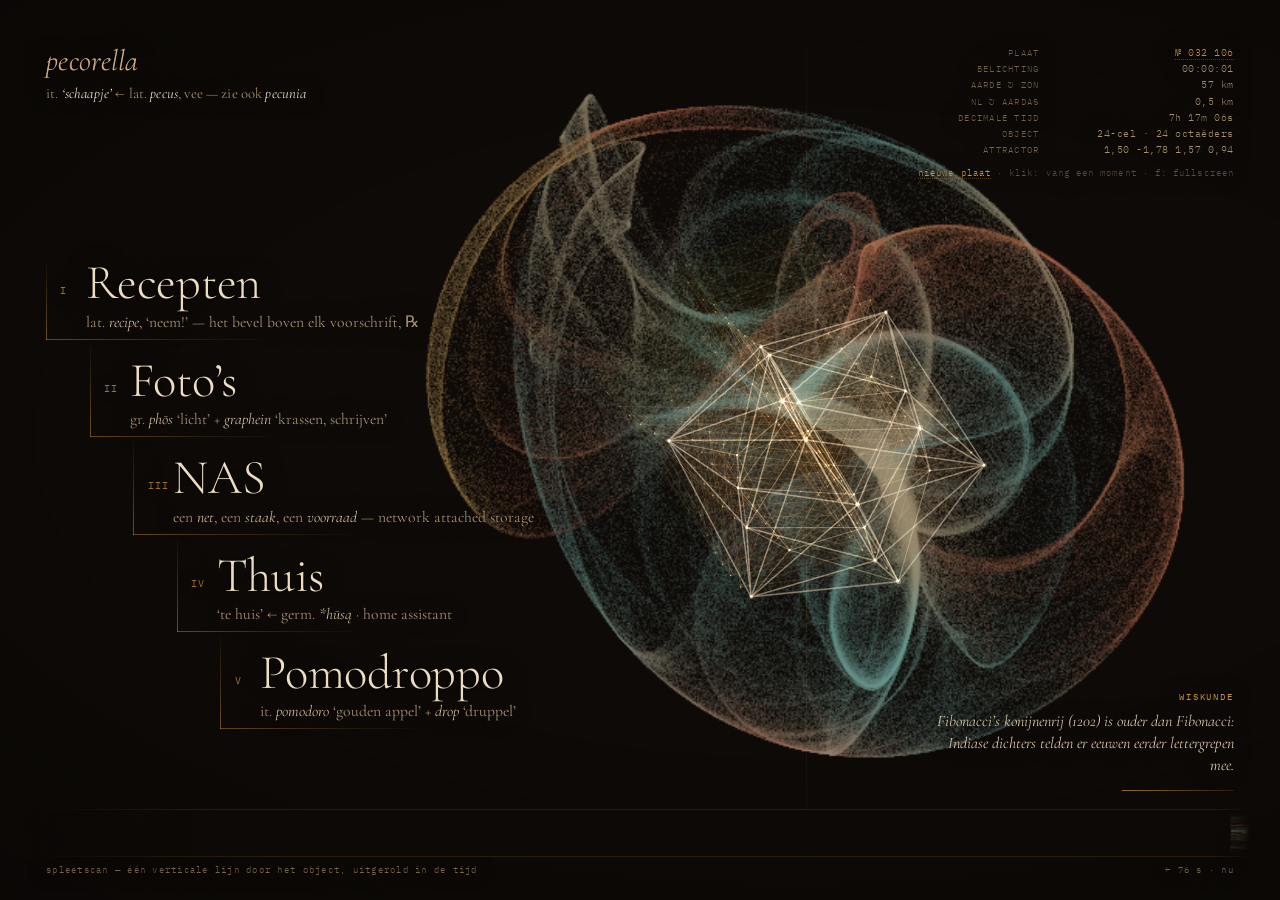
<file: index.html>
<!doctype html>
<html lang="nl">
<head>
<meta charset="utf-8">
<meta name="viewport" content="width=device-width, initial-scale=1, viewport-fit=cover">
<title>pecorella · chronografie</title>
<meta name="description" content="Een chronografische plaat: een vierdimensionaal object dat door de tijd daalt, belicht op een vreemde attractor.">
<meta name="theme-color" content="#0d0906">
<link rel="icon" href="data:image/svg+xml,%3Csvg xmlns='http://www.w3.org/2000/svg' viewBox='0 0 32 32'%3E%3Crect width='32' height='32' rx='7' fill='%230d0906'/%3E%3Cpath d='M5 7h5.5v5h5v5h5v5H26' fill='none' stroke='%23c9923f' stroke-width='2.2' stroke-linejoin='round'/%3E%3Cpath d='M3 10h5.5v5h5v5h5v5' fill='none' stroke='%239a4f2c' stroke-width='1' opacity='.7'/%3E%3C/svg%3E">
<link rel="preconnect" href="https://fonts.googleapis.com">
<link rel="preconnect" href="https://fonts.gstatic.com" crossorigin>
<link href="https://fonts.googleapis.com/css2?family=Cormorant+Garamond:ital,wght@0,300;0,400;1,300;1,400&family=IBM+Plex+Mono:wght@300;400&display=swap" rel="stylesheet">
<style>
:root{
  --bg:#0d0906;
  --ink:#ecdcc0;
  --muted:#a8916f;
  --faint:#76644d;
  --ochre:#c9923f;
  --ochre-a:201,146,63;
  --sienna-a:154,79,44;
  --verdigris-a:111,143,136;
  --serif:'Cormorant Garamond','Cormorant',Garamond,'Iowan Old Style','Times New Roman',serif;
  --mono:'IBM Plex Mono',ui-monospace,'SF Mono',Menlo,monospace;
  --gut:clamp(16px,3.6vw,56px);
  --glow:0 0 22px rgba(8,5,3,.95),0 0 4px rgba(8,5,3,.8);
}
*{box-sizing:border-box;margin:0;padding:0}
html,body{height:100%;background:var(--bg);color:var(--ink);overflow:hidden}
body{font-family:var(--serif);-webkit-font-smoothing:antialiased;text-rendering:optimizeLegibility}
body.idle{cursor:none}

#exposure,#chrono{position:fixed;inset:0;width:100%;height:100%;display:block}
#chrono{mix-blend-mode:screen}

.vignette{position:fixed;inset:0;pointer-events:none;
  background:
    radial-gradient(130% 95% at 62% 48%,transparent 38%,rgba(6,4,3,.5) 72%,rgba(4,2,1,.92) 100%);}
.grain{position:fixed;inset:-50%;width:200%;height:200%;pointer-events:none;opacity:.075;mix-blend-mode:overlay;
  background-image:url("data:image/svg+xml,%3Csvg xmlns='http://www.w3.org/2000/svg' width='180' height='180'%3E%3Cfilter id='n'%3E%3CfeTurbulence type='fractalNoise' baseFrequency='.85' numOctaves='2' stitchTiles='stitch'/%3E%3CfeColorMatrix type='saturate' values='0'/%3E%3C/filter%3E%3Crect width='100%25' height='100%25' filter='url(%23n)'/%3E%3C/svg%3E");
  animation:grain 1.2s steps(6) infinite}
@keyframes grain{
  0%{transform:translate(0,0)}17%{transform:translate(-3%,2%)}33%{transform:translate(2%,-4%)}
  50%{transform:translate(-4%,-1%)}67%{transform:translate(3%,3%)}83%{transform:translate(-1%,4%)}100%{transform:translate(0,0)}}

/* ---------- interface ---------- */
.ui{position:fixed;inset:0;display:grid;grid-template-columns:minmax(0,1fr) auto;grid-template-rows:auto minmax(0,1fr) auto;row-gap:clamp(.8rem,2vh,1.6rem);column-gap:2rem;
  padding:max(var(--gut),env(safe-area-inset-top)) max(var(--gut),env(safe-area-inset-right)) max(calc(var(--gut)*.55),env(safe-area-inset-bottom)) max(var(--gut),env(safe-area-inset-left));
  pointer-events:none;text-shadow:var(--glow)}
.ui a{pointer-events:auto}
.top,.stairs{transition:opacity 4s ease}
body.idle .top,body.idle .stairs{opacity:.2}
body.idle .strip figcaption{opacity:.25}

.top{grid-column:1/-1;display:flex;justify-content:space-between;align-items:flex-start;gap:1.5rem}
.brand h1{position:relative;display:inline-block;font-weight:300;font-style:italic;font-size:clamp(1.55rem,2.3vw,2.1rem);letter-spacing:.01em;line-height:1}
.brand h1::before,.brand h1::after{content:attr(data-text);position:absolute;left:0;top:0;pointer-events:none;text-shadow:none}
.brand h1::before{color:rgba(var(--ochre-a),.32);animation:ghostA 11s ease-in-out infinite}
.brand h1::after{color:rgba(var(--sienna-a),.22);animation:ghostB 11s ease-in-out infinite}
@keyframes ghostA{0%,100%{transform:translate(-.1em,-.07em)}50%{transform:translate(-.26em,-.16em)}}
@keyframes ghostB{0%,100%{transform:translate(-.2em,-.14em)}50%{transform:translate(-.52em,-.32em)}}
.gloss{margin-top:.55rem;font-size:.92rem;color:var(--muted);letter-spacing:.01em}
.gloss i{color:var(--ink)}

.ledger{font-family:var(--mono);font-weight:300;font-size:.64rem;letter-spacing:.05em;color:var(--faint);
  display:grid;grid-template-columns:auto auto;column-gap:1.1rem;row-gap:.2rem;text-align:right;white-space:nowrap}
.ledger dt{text-transform:uppercase;letter-spacing:.14em;font-size:.56rem;align-self:center}
.ledger dd{color:var(--muted);font-variant-numeric:tabular-nums}
.ledger a{color:var(--ochre);text-decoration:none;border-bottom:1px dotted rgba(var(--ochre-a),.4)}
.ledger a:hover,.ledger a:focus-visible{color:var(--ink);outline:none}
.ledger .hint{grid-column:1/-1;margin-top:.45rem;font-size:.56rem;letter-spacing:.12em;color:rgba(118,100,77,.75);text-transform:lowercase}

/* the staircase */
.stairs{--gap:clamp(.35rem,1.7vh,1.25rem);grid-column:1;align-self:center;justify-self:start;display:flex;flex-direction:column;gap:var(--gap);padding-left:.9rem}
.step{--off:calc(var(--i) * clamp(1.05rem,3.4vw,4rem));
  position:relative;margin-left:var(--off);display:grid;grid-template-columns:1.6rem auto;align-items:baseline;
  color:inherit;text-decoration:none;padding:.1rem 2.2rem .5rem 0;outline:none;width:max-content;max-width:calc(100vw - var(--off) - 2*var(--gut))}
.step .no{font-family:var(--mono);font-size:.62rem;letter-spacing:.12em;color:var(--ochre);opacity:.75;transform:translateY(-.4em)}
.step .word{font-weight:300;font-size:clamp(1.8rem,min(4.3vw,5.4vh),3.5rem);line-height:1;letter-spacing:-.005em;
  text-shadow:var(--glow),0 0 0 rgba(var(--ochre-a),0),0 0 0 rgba(var(--sienna-a),0),0 0 0 rgba(var(--sienna-a),0),0 0 0 rgba(var(--verdigris-a),0),0 0 0 rgba(var(--verdigris-a),0);
  transition:text-shadow 1.1s cubic-bezier(.2,.7,.1,1),transform 1.1s cubic-bezier(.2,.7,.1,1),color .6s}
.step .meta{grid-column:2;display:flex;flex-wrap:wrap;align-items:baseline;column-gap:.8rem;row-gap:.1rem;margin-top:.3rem}
.step .ety{font-size:.98rem;color:var(--muted)}
.step .ety i{color:#cdb894}
.step .host{font-family:var(--mono);font-size:.6rem;letter-spacing:.07em;color:var(--faint);opacity:0;transform:translateX(-.5rem);transition:opacity .8s,transform .8s}
.step::after{content:'';position:absolute;left:-.9rem;right:0;bottom:0;height:1px;
  background:linear-gradient(90deg,rgba(var(--ochre-a),.6),rgba(var(--ochre-a),.18) 60%,transparent);
  transform-origin:left;transform:scaleX(.42);transition:transform 1.3s cubic-bezier(.2,.7,.1,1),opacity 1.3s;opacity:.75}
.step::before{content:'';position:absolute;left:-.9rem;bottom:0;width:1px;height:calc(100% + var(--gap));
  background:linear-gradient(0deg,rgba(var(--ochre-a),.5),transparent)}
.step:first-child::before{height:100%}
.step:hover .word,.step:focus-visible .word{transform:translateX(.4rem);color:#fff4df;
  text-shadow:var(--glow),
   -.16em -.09em 0 rgba(var(--ochre-a),.34),
   -.32em -.18em 0 rgba(var(--sienna-a),.24),
   -.48em -.27em 0 rgba(var(--sienna-a),.15),
   -.64em -.36em 0 rgba(var(--verdigris-a),.09),
   -.8em -.45em 0 rgba(var(--verdigris-a),.05)}
.step:hover .host,.step:focus-visible .host{opacity:1;transform:none}
.step:hover::after,.step:focus-visible::after{transform:scaleX(1);opacity:1}

/* weetje */
.weetje{grid-column:2;grid-row:2;align-self:end;justify-self:end;width:min(38ch,31vw);text-align:right}
.weetje .bar{margin-left:auto}
.weetje .cat{display:block;font-family:var(--mono);font-size:.58rem;letter-spacing:.2em;text-transform:uppercase;color:var(--ochre);margin-bottom:.45rem}
.weetje p{font-style:italic;font-size:clamp(1rem,1.22vw,1.15rem);line-height:1.4;color:#d9c7a6}
.weetje p i{font-style:normal;color:#efdfbf}
.weetje .cat,.weetje p{transition:opacity .9s ease,filter .9s ease,transform .9s ease}
.weetje.hold .bar{opacity:0}
.weetje .bar{transition:opacity .6s}
.weetje.out .cat,.weetje.out p{opacity:0;filter:blur(6px);transform:translate(-.3rem,.15rem)}
.weetje .bar{height:1px;margin-top:.8rem;width:7rem;background:linear-gradient(90deg,rgba(var(--ochre-a),.7),rgba(var(--ochre-a),.15));
  transform-origin:left;animation:bar var(--dur,26s) linear forwards}
@keyframes bar{from{transform:scaleX(0)}to{transform:scaleX(1)}}

/* slit-scan */
.strip{grid-column:1/-1;position:relative;margin:0 calc(var(--gut) * -.35)}
.strip canvas{display:block;width:100%;height:clamp(34px,5.4vh,54px);
  -webkit-mask-image:linear-gradient(90deg,transparent,#000 14%,#000 97%,transparent);mask-image:linear-gradient(90deg,transparent,#000 14%,#000 97%,transparent);
  border-top:1px solid rgba(var(--ochre-a),.14);border-bottom:1px solid rgba(var(--ochre-a),.14)}
.strip figcaption{display:flex;justify-content:space-between;gap:1rem;margin-top:.4rem;padding:0 calc(var(--gut) * .35);
  font-family:var(--mono);font-weight:300;font-size:.56rem;letter-spacing:.14em;text-transform:lowercase;color:var(--faint);transition:opacity 4s}

a:focus-visible{outline:none}

@media (max-width:719px){
  .ui{grid-template-columns:minmax(0,1fr);grid-template-rows:auto minmax(0,1fr) auto auto}
  .weetje{grid-column:1;grid-row:3;justify-self:start;align-self:auto;width:auto;max-width:46ch;text-align:left}
  .weetje .bar{margin-left:0}
  .ledger{grid-template-columns:auto;row-gap:.15rem}
  .ledger dt,.ledger .opt,.ledger .hint{display:none}
  .gloss{font-size:.84rem}
  .strip figcaption .long{display:none}
  .stairs{align-self:end;justify-self:stretch;align-items:flex-start;padding-bottom:.4rem}
  .step{width:auto;max-width:calc(100% - var(--off));grid-template-columns:1.4rem minmax(0,1fr);padding-right:.6rem}
  .step .host{display:none}
  .step .ety{font-size:.9rem}
}
@media (max-width:719px) and (max-height:700px){
  .weetje{display:none}
}
@media (max-height:700px) and (min-width:720px){
  .ledger .opt.x{display:none}
}
@media (max-height:520px){
  .weetje,.strip figcaption{display:none}
}
@media (prefers-reduced-motion:reduce){
  .grain,.brand h1::before,.brand h1::after{animation:none}
}
</style>
</head>
<body>
<canvas id="exposure" aria-hidden="true"></canvas>
<canvas id="chrono" aria-hidden="true"></canvas>
<div class="vignette" aria-hidden="true"></div>
<div class="grain" aria-hidden="true"></div>

<main class="ui">
  <header class="top">
    <div class="brand">
      <h1 data-text="pecorella">pecorella</h1>
      <p class="gloss">it. <i>‘schaapje’</i> ← lat. <i>pecus</i>, vee — zie ook <i>pecunia</i></p>
    </div>
    <dl class="ledger" aria-label="Belichtingsgegevens">
      <dt>plaat</dt><dd><a id="plate" href="?" title="Deze plaat bewaren">№ ——</a></dd>
      <dt>belichting</dt><dd id="l-exp">00:00:00</dd>
      <dt class="opt">aarde ↻ zon</dt><dd class="opt" id="l-sun">0 km</dd>
      <dt class="opt x">nl ↻ aardas</dt><dd class="opt x" id="l-rot">0 km</dd>
      <dt class="opt">decimale tijd</dt><dd class="opt" id="l-dec">—</dd>
      <dt class="opt">object</dt><dd class="opt" id="l-obj">—</dd>
      <dt class="opt x">attractor</dt><dd class="opt x" id="l-att">—</dd>
      <dd class="hint"><a id="newplate" href="?">nieuwe plaat</a> · klik: vang een moment · f: fullscreen</dd>
    </dl>
  </header>

  <nav class="stairs" aria-label="Projecten">
    <a class="step" style="--i:0" data-key="recepten" href="https://recepten.pecorella.nl">
      <span class="no">I</span><span class="word">Recepten</span>
      <span class="meta"><span class="ety">lat. <i>recipe</i>, ‘neem!’ — het bevel boven elk voorschrift, ℞</span><span class="host">recepten.pecorella.nl</span></span>
    </a>
    <a class="step" style="--i:1" data-key="fotos" href="https://fotos.pecorella.nl">
      <span class="no">II</span><span class="word">Foto’s</span>
      <span class="meta"><span class="ety">gr. <i>phōs</i> ‘licht’ + <i>graphein</i> ‘krassen, schrijven’</span><span class="host">fotos.pecorella.nl</span></span>
    </a>
    <a class="step" style="--i:2" data-key="nas" href="https://nas.pecorella.nl">
      <span class="no">III</span><span class="word">NAS</span>
      <span class="meta"><span class="ety">een <i>net</i>, een <i>staak</i>, een <i>voorraad</i> — network attached storage</span><span class="host">nas.pecorella.nl</span></span>
    </a>
    <a class="step" style="--i:3" data-key="thuis" href="https://thuis.pecorella.nl">
      <span class="no">IV</span><span class="word">Thuis</span>
      <span class="meta"><span class="ety">‘te huis’ ← germ. <i>*hūsą</i> · home assistant</span><span class="host">thuis.pecorella.nl</span></span>
    </a>
    <a class="step" style="--i:4" data-key="pomodroppo" href="https://pomodroppo.pecorella.nl">
      <span class="no">V</span><span class="word">Pomodroppo</span>
      <span class="meta"><span class="ety">it. <i>pomodoro</i> ‘gouden appel’ + <i>drop</i> ‘druppel’</span><span class="host">pomodroppo.pecorella.nl</span></span>
    </a>
  </nav>

  <section class="weetje" id="weetje" aria-live="polite">
    <span class="cat" id="w-cat">&nbsp;</span>
    <p id="w-text">&nbsp;</p>
    <div class="bar" id="w-bar"></div>
  </section>

  <figure class="strip">
    <canvas id="slit" aria-hidden="true"></canvas>
    <figcaption><span>spleetscan<span class="long"> — één verticale lijn door het object, uitgerold in de tijd</span></span><span id="slit-span">← — s · nu</span></figcaption>
  </figure>
</main>

<script>
(() => {
'use strict';

/* ================================================================
   pecorella · chronografie
   Een vierdimensionaal lichaam daalt door de tijd (à la Marey en
   Duchamp), terwijl een Clifford-attractor als lange sluitertijd
   op de plaat brandt. Elke plaat heeft een eigen zaadje: dezelfde
   wereld, nooit hetzelfde beeld.
   ================================================================ */

const TAU = Math.PI * 2;
const $ = s => document.querySelector(s);
const clamp = (x, a, b) => x < a ? a : x > b ? b : x;
const lerp = (a, b, t) => a + (b - a) * t;
const smoother = t => t * t * t * (t * (t * 6 - 15) + 10);
function mulberry32(a) {
  return () => {
    a |= 0; a = a + 0x6D2B79F5 | 0;
    let t = Math.imul(a ^ a >>> 15, 1 | a);
    t = t + Math.imul(t ^ t >>> 7, 61 | t) ^ t;
    return ((t ^ t >>> 14) >>> 0) / 4294967296;
  };
}

/* ---------- zaad ---------- */
const qs = new URLSearchParams(location.search);
let seed = parseInt(qs.get('plaat'), 10);
if (!Number.isFinite(seed) || seed < 0) seed = Math.floor(Math.random() * 1e6);
seed = seed % 1e6;
const rand = mulberry32(((seed * 2654435761) >>> 0) ^ 0x9e3779b9);
const R = (a, b) => a + (b - a) * rand();
const shuffle = arr => { for (let i = arr.length - 1; i > 0; i--) { const j = Math.floor(rand() * (i + 1)); [arr[i], arr[j]] = [arr[j], arr[i]]; } return arr; };

const calm = matchMedia('(prefers-reduced-motion: reduce)').matches;
const SPEED = calm ? 0.4 : 1;

/* ---------- canvassen ---------- */
const ex = $('#exposure'), exc = ex.getContext('2d', { alpha: false });
const ch = $('#chrono'), cc = ch.getContext('2d');
const sl = $('#slit'), slc = sl.getContext('2d');

let W = 0, H = 0, DPR = 1, MOBILE = false;
let BW = 0, BH = 0, N = 0, Rb, Gb, Bb, img, pix;
let LX = .64, LY = .48, S = 100;
let SW = 0, SH = 0;

function resize() {
  W = Math.max(1, innerWidth); H = Math.max(1, innerHeight); DPR = Math.min(devicePixelRatio || 1, 2);
  MOBILE = W < 720;
  LX = MOBILE ? .6 : .63; LY = MOBILE ? .26 : .47;
  S = MOBILE ? Math.min(W * .19, H * .1) : Math.min(W, H) * .155;

  const budget = MOBILE ? 230000 : 480000;
  const sc = Math.min(.7, Math.sqrt(budget / (W * H)));
  BW = Math.max(4, Math.round(W * sc)); BH = Math.max(4, Math.round(H * sc)); N = BW * BH;
  ex.width = BW; ex.height = BH;
  Rb = new Float32Array(N); Gb = new Float32Array(N); Bb = new Float32Array(N);
  img = exc.createImageData(BW, BH); pix = img.data;
  GW = Math.ceil(BW / 4) + 1; GH = Math.ceil(BH / 4) + 1; Gd = new Float32Array(GW * GH);
  for (let j = 3; j < pix.length; j += 4) pix[j] = 255;

  ch.width = Math.max(1, Math.round(W * DPR)); ch.height = Math.max(1, Math.round(H * DPR));

  const r = sl.getBoundingClientRect();
  SW = Math.max(1, Math.round(r.width * DPR)); SH = Math.max(1, Math.round(r.height * DPR));
  sl.width = SW; sl.height = SH;
  slc.fillStyle = '#0d0906'; slc.fillRect(0, 0, SW, SH);
  $('#slit-span').textContent = `← ${Math.round(r.width / SLIT_RATE)} s · nu`;

  for (const s of specs) { s.snaps.length = 0; s.last = -1e9; }
  frozen.length = 0;
  scS = 0;
}

/* ================================================================
   Polytopen: schaduwen uit de vierde dimensie
   ================================================================ */
function build(V, E, F) {
  let m = 0;
  for (const v of V) m = Math.max(m, Math.hypot(v[0], v[1], v[2], v[3]));
  V = V.map(v => v.map(c => c / m));
  const dist = (a, b) => Math.hypot(a[0] - b[0], a[1] - b[1], a[2] - b[2], a[3] - b[3]);
  if (!E) {
    let min = Infinity;
    for (let i = 0; i < V.length; i++) for (let j = i + 1; j < V.length; j++) { const d = dist(V[i], V[j]); if (d > 1e-9 && d < min) min = d; }
    E = [];
    for (let i = 0; i < V.length; i++) for (let j = i + 1; j < V.length; j++) if (Math.abs(dist(V[i], V[j]) - min) < 1e-6) E.push([i, j]);
  }
  if (!F) {
    const adj = V.map(() => new Set());
    E.forEach(([i, j]) => { adj[i].add(j); adj[j].add(i); });
    F = [];
    for (const [i, j] of E) for (const k of adj[i]) if (k > j && adj[j].has(k)) F.push([i, j, k]);
  }
  return { V, E, F };
}
const POLYS = [
  () => { // tesseract
    const V = []; for (let i = 0; i < 16; i++) V.push([i & 1 ? 1 : -1, i & 2 ? 1 : -1, i & 4 ? 1 : -1, i & 8 ? 1 : -1]);
    const F = [];
    for (let p = 0; p < 4; p++) for (let q = p + 1; q < 4; q++) for (let i = 0; i < 16; i++)
      if (!(i >> p & 1) && !(i >> q & 1)) F.push([i, i | 1 << p, i | 1 << p | 1 << q, i | 1 << q]);
    return Object.assign(build(V, null, F), { nl: 'tesseract · 8 kubussen' });
  },
  () => { // 16-cel
    const V = []; for (let a = 0; a < 4; a++) for (const s of [-1, 1]) { const v = [0, 0, 0, 0]; v[a] = s; V.push(v); }
    return Object.assign(build(V), { nl: '16-cel · 16 tetraëders' });
  },
  () => { // 24-cel
    const V = []; for (let a = 0; a < 4; a++) for (let b = a + 1; b < 4; b++) for (const sa of [-1, 1]) for (const sb of [-1, 1]) { const v = [0, 0, 0, 0]; v[a] = sa; v[b] = sb; V.push(v); }
    return Object.assign(build(V), { nl: '24-cel · 24 octaëders' });
  },
  () => { // 5-cel
    const r = Math.sqrt(5);
    const V = [[1, 1, 1, -1 / r], [1, -1, -1, -1 / r], [-1, 1, -1, -1 / r], [-1, -1, 1, -1 / r], [0, 0, 0, r - 1 / r]];
    return Object.assign(build(V), { nl: '5-cel · 5 tetraëders' });
  },
  () => { // 6·8-duoprisma (een torus van prisma's)
    const p = 6, q = 8, V = [], E = [], F = [];
    for (let i = 0; i < p; i++) for (let j = 0; j < q; j++) V.push([Math.cos(TAU * i / p), Math.sin(TAU * i / p), Math.cos(TAU * j / q), Math.sin(TAU * j / q)]);
    const id = (i, j) => ((i + p) % p) * q + ((j + q) % q);
    for (let i = 0; i < p; i++) for (let j = 0; j < q; j++) {
      E.push([id(i, j), id(i + 1, j)]); E.push([id(i, j), id(i, j + 1)]);
      F.push([id(i, j), id(i + 1, j), id(i + 1, j + 1), id(i, j + 1)]);
    }
    return Object.assign(build(V, E, F), { nl: '6·8-duoprisma · 14 prisma’s' });
  },
];
const polyOrder = shuffle([0, 1, 2, 3, 4]);
let polyIdx = 0;
const POLY_PERIOD = 220; // seconden per lichaam

const PL = [[0, 1], [0, 2], [0, 3], [1, 2], [1, 3], [2, 3]];
const DW = 2.6, DZ = 3.3;
const NSNAP = 22, SNAP_DT = .12;

class Specimen {
  constructor(poly) {
    this.poly = poly; this.V = poly.V; this.E = poly.E; this.F = poly.F; this.n = poly.V.length;
    this.cur = new Float32Array(this.n * 3);
    this.snaps = []; this.last = -1e9; this.alpha = 0; this.target = 1;
    this.ang = PL.map(() => R(0, TAU));
    this.om = PL.map(([, j]) => (j === 3 ? R(.07, .16) : R(.012, .045)) * (rand() < .5 ? -1 : 1));
    this.c = new Float64Array(6); this.s = new Float64Array(6); this.q = new Float64Array(4);
    this.glow = new Float32Array(this.n); // hoeveel gloed er op elk hoekpunt valt
  }
  step(dt, cx, cy, sc, excite) {
    const { c, s, q, cur, V, n } = this;
    for (let k = 0; k < 6; k++) { this.ang[k] += this.om[k] * dt * (1 + excite * 2.4); c[k] = Math.cos(this.ang[k]); s[k] = Math.sin(this.ang[k]); }
    for (let v = 0; v < n; v++) {
      const src = V[v]; q[0] = src[0]; q[1] = src[1]; q[2] = src[2]; q[3] = src[3];
      for (let k = 0; k < 6; k++) { const i = PL[k][0], j = PL[k][1], a = q[i], b = q[j]; q[i] = a * c[k] - b * s[k]; q[j] = a * s[k] + b * c[k]; }
      const kw = DW / (DW - q[3]);
      const x = q[0] * kw, y = q[1] * kw, z = q[2] * kw;
      const kz = DZ / (DZ - z);
      cur[3 * v] = cx + x * kz * sc;
      cur[3 * v + 1] = cy + y * kz * sc;
      cur[3 * v + 2] = clamp(.5 + .3 * z + .42 * q[3], 0, 1);
    }
  }
  snap(t) {
    if (t - this.last < SNAP_DT) return;
    this.last = t;
    const s = this.snaps.length >= NSNAP ? this.snaps.pop() : { p: new Float32Array(this.n * 3), d: new Float32Array(this.n * 2), f: 0, t: 0 };
    s.p.set(this.cur); s.t = t;
    this.snaps.unshift(s);
  }
  draw(ctx, now, a) {
    if (a < .004) return;
    const { n, E, F, cur, snaps: sn } = this;
    const maxAge = NSNAP * SNAP_DT;
    for (const s of sn) {
      const age = now - s.t; disp(age);
      s.f = clamp(1 - age / maxAge, 0, 1);
      for (let v = 0; v < n; v++) { s.d[2 * v] = s.p[3 * v] + DX; s.d[2 * v + 1] = s.p[3 * v + 1] + DY; }
    }
    // wereldlijnen: elk hoekpunt trekt een spoor door de tijd
    ctx.lineWidth = .6;
    for (let k = 0; k < sn.length; k++) {
      const s = sn[k], fa = Math.pow(s.f, 1.25) * .22 * a;
      if (fa < .004) continue;
      ctx.strokeStyle = `rgba(214,160,84,${fa})`;
      ctx.beginPath();
      for (let v = 0; v < n; v++) {
        if (k === 0) ctx.moveTo(cur[3 * v], cur[3 * v + 1]); else ctx.moveTo(sn[k - 1].d[2 * v], sn[k - 1].d[2 * v + 1]);
        ctx.lineTo(s.d[2 * v], s.d[2 * v + 1]);
      }
      ctx.stroke();
    }
    // stroboscopische echo's, oudste eerst
    for (let k = sn.length - 1; k >= 0; k--) {
      const s = sn[k], f = s.f;
      if (f <= 0) continue;
      const al = Math.pow(f, 1.6) * .4 * a;
      // oude echo's nemen de kleur van de gloed aan, verse zijn oker
      const r = lerp(ECHO[0], 220, f) | 0, g = lerp(ECHO[1], 168, f) | 0, b = lerp(ECHO[2], 96, f) | 0;
      const d = s.d;
      if (k % 4 === 2) {
        ctx.fillStyle = `rgba(${r},${g},${b},${al * .07})`;
        for (const face of F) {
          ctx.beginPath(); ctx.moveTo(d[2 * face[0]], d[2 * face[0] + 1]);
          for (let m = 1; m < face.length; m++) ctx.lineTo(d[2 * face[m]], d[2 * face[m] + 1]);
          ctx.closePath(); ctx.fill();
        }
      }
      ctx.strokeStyle = `rgba(${r},${g},${b},${al})`;
      ctx.lineWidth = .45 + .55 * f;
      ctx.beginPath();
      for (const [i, j] of E) { ctx.moveTo(d[2 * i], d[2 * i + 1]); ctx.lineTo(d[2 * j], d[2 * j + 1]); }
      ctx.stroke();
      ctx.fillStyle = `rgba(240,224,196,${al * .9})`;
      for (let v = 0; v < n; v++) ctx.fillRect(d[2 * v] - .8, d[2 * v + 1] - .8, 1.6, 1.6);
    }
    // het heden: kubistische vlakken
    for (const face of F) {
      let lum = 0; for (const i of face) lum += cur[3 * i + 2]; lum /= face.length;
      ctx.fillStyle = `rgba(${lerp(150, 214, lum) | 0},${lerp(80, 150, lum) | 0},${lerp(50, 70, lum) | 0},${(.018 + .05 * lum * lum) * a})`;
      ctx.beginPath(); ctx.moveTo(cur[3 * face[0]], cur[3 * face[0] + 1]);
      for (let m = 1; m < face.length; m++) ctx.lineTo(cur[3 * face[m]], cur[3 * face[m] + 1]);
      ctx.closePath(); ctx.fill();
    }
    // het heden: ribben, in drie dieptes — ribben die door de gloed snijden lichten op
    const AL = [.26, .55, .95], gl = this.glow;
    for (let bkt = 0; bkt < 3; bkt++) {
      ctx.strokeStyle = `rgba(240,226,200,${AL[bkt] * a})`;
      ctx.lineWidth = .7 + .45 * bkt;
      ctx.beginPath();
      for (const [i, j] of E) {
        const lum = (cur[3 * i + 2] + cur[3 * j + 2]) * .5 + (gl[i] + gl[j]) * .09;
        const bb = lum < .38 ? 0 : lum < .62 ? 1 : 2;
        if (bb !== bkt) continue;
        ctx.moveTo(cur[3 * i], cur[3 * i + 1]); ctx.lineTo(cur[3 * j], cur[3 * j + 1]);
      }
      ctx.stroke();
    }
    for (let v = 0; v < n; v++) {
      const g = gl[v];
      if (g < .35) continue;
      const rad = 3 + 7 * g;
      const hg = ctx.createRadialGradient(cur[3 * v], cur[3 * v + 1], 0, cur[3 * v], cur[3 * v + 1], rad);
      hg.addColorStop(0, `rgba(255,214,150,${.16 * Math.min(g, 1.6) * a})`); hg.addColorStop(1, 'rgba(255,214,150,0)');
      ctx.fillStyle = hg; ctx.fillRect(cur[3 * v] - rad, cur[3 * v + 1] - rad, rad * 2, rad * 2);
    }
    ctx.fillStyle = `rgba(255,240,214,${.85 * a})`;
    for (let v = 0; v < n; v++) {
      const lum = cur[3 * v + 2];
      ctx.beginPath(); ctx.arc(cur[3 * v], cur[3 * v + 1], .6 + 1.7 * lum + .9 * Math.min(gl[v], 1.6), 0, TAU); ctx.fill();
    }
  }
}

const specs = [];
function addSpecimen() {
  const p = POLYS[polyOrder[polyIdx % POLYS.length]]();
  const s = new Specimen(p);
  specs.push(s);
  $('#l-obj').textContent = p.nl;
  return s;
}

/* ================================================================
   De tijdas: waar het verleden naartoe stroomt
   ================================================================ */
let tvx = Math.cos(-2.45), tvy = Math.sin(-2.45);
const baseAng = -2.45 + R(-.35, .35);
const angPh = R(0, TAU), curlPh = R(0, TAU);
let curl = 0, tvSpeed = 80;
let DX = 0, DY = 0;
function disp(age) {
  const base = Math.atan2(tvy, tvx), v = tvSpeed;
  if (Math.abs(curl) < 1e-3) { DX = Math.cos(base) * v * age; DY = Math.sin(base) * v * age; return; }
  DX = v / curl * (Math.sin(base + curl * age) - Math.sin(base));
  DY = -v / curl * (Math.cos(base + curl * age) - Math.cos(base));
}

/* ================================================================
   Lange sluitertijd: Clifford-attractor
   x' = sin(a·y) + c·cos(a·x)    y' = sin(b·x) + d·cos(b·y)
   ================================================================ */
const CLIFF = shuffle([
  [-1.4, 1.6, 1.0, 0.7], [1.1, -1.32, -1.03, 1.54], [1.6, -0.6, -1.2, 1.6], [1.7, 1.7, 0.6, 1.2],
  [1.5, -1.8, 1.6, 0.9], [-1.7, 1.3, -0.1, -1.21], [-1.8, -2.0, -0.5, -0.9], [-1.7, 1.8, -1.9, -0.4],
]);
const WOB = [0, 1, 2, 3].map(() => ({ f: R(.016, .045), p: R(0, TAU), a: R(.02, .05) }));
const ATT_PERIOD = 150, attPh = R(0, .5), rot0 = R(0, TAU), palPh = R(0, 1);
const ATT = [0, 0, 0, 0];

/* Gezondheid: hoeveel van een 40×40-raster vult de baan? Periodieke banen
   (een handvol puntjes) en vormloze wolken vallen allebei af. */
const occGrid = new Uint8Array(1600);
function occupancy(p) {
  const [a, b, c, d] = p, ex = 1 + Math.abs(c), ey = 1 + Math.abs(d);
  occGrid.fill(0);
  let x = .1, y = .1, n = 0;
  for (let k = 0; k < 4200; k++) {
    const nx = Math.sin(a * y) + c * Math.cos(a * x); y = Math.sin(b * x) + d * Math.cos(b * y); x = nx;
    if (k < 150) continue;
    const gi = ((x / ex + 1) * 19.99 | 0) * 40 + ((y / ey + 1) * 19.99 | 0);
    if (!occGrid[gi]) { occGrid[gi] = 1; n++; }
  }
  return n;
}
const healthy = p => { const o = occupancy(p); return o > 220 && o < 1150; };
function pathHealthy(A, B) {
  const p = [0, 0, 0, 0];
  for (let s = 0; s <= 14; s++) {
    const m = s / 14;
    for (let k = 0; k < 4; k++) p[k] = lerp(A[k], B[k], m) + (rand() * 2 - 1) * .05;
    if (!healthy(p)) return false;
  }
  return true;
}
const sgn = () => rand() < .5 ? -1 : 1;
function randomSet() { return [sgn() * R(1.1, 2.1), sgn() * R(1.1, 2.1), sgn() * R(.4, 1.9), sgn() * R(.4, 1.9)]; }
const SEQ = [];
(function firstSet() {
  for (const s of CLIFF) if (healthy(s)) { SEQ.push(s); return; }
  SEQ.push([-1.4, 1.6, 1.0, 0.7]);
})();
function extendSeq() {
  const A = SEQ[SEQ.length - 1];
  for (let tries = 0; tries < 40; tries++) {
    const B = rand() < .45 ? CLIFF[Math.floor(rand() * CLIFF.length)] : randomSet();
    if (B === A || !healthy(B)) continue;
    if (pathHealthy(A, B)) { SEQ.push(B); return; }
  }
  SEQ.push(A); // niets gevonden: blijf nog een periode staan
}
for (let i = 0; i < 3; i++) extendSeq();

function attParams(t) {
  const ph = t / ATT_PERIOD + attPh, i = Math.floor(ph), fr = ph - i;
  const m = smoother(clamp((fr - .52) / .48, 0, 1));
  while (SEQ.length < i + 3) extendSeq();
  const A = SEQ[i], B = SEQ[i + 1];
  for (let k = 0; k < 4; k++) ATT[k] = lerp(A[k], B[k], m) + WOB[k].a * Math.sin(t * WOB[k].f * TAU + WOB[k].p);
  // het object roert in de gloed: zijn draaiing door de vierde dimensie trekt aan de parameters
  const sp = specs[specs.length - 1];
  if (sp) { ATT[0] += .03 * Math.sin(sp.ang[2]); ATT[1] += .03 * Math.sin(sp.ang[4]); ATT[3] += .025 * Math.cos(sp.ang[5]); }
  return ATT;
}
const PAL = [[.88, .58, .24], [.66, .28, .12], [.95, .86, .68], [.36, .56, .53], [.76, .42, .30], [.92, .72, .40]];
const col = [0, 0, 0];
function palette(t) {
  t = ((t % 1) + 1) % 1 * PAL.length;
  const i = Math.floor(t), f = smoother(t - i), A = PAL[i], B = PAL[(i + 1) % PAL.length];
  col[0] = lerp(A[0], B[0], f); col[1] = lerp(A[1], B[1], f); col[2] = lerp(A[2], B[2], f);
  return col;
}
const ORB = 8, LUTN = 48, LUT = new Float32Array(LUTN * 3);
const ECHO = [154, 79, 44];          // kleur die de echo's van de gloed lenen
const OBJ = { x: 0, y: 0, lens: 1 }; // waar het object staat en hoe sterk het de ruimte buigt
const ripples = [];                  // schokgolven van flitsen
const LIGHT = { x: 0, y: 0, i: 0 };  // het ontwikkellicht van de muis
let GW = 1, GH = 1, Gd = new Float32Array(1), meanG = 1; // grove kaart van alleen de attractor
const ox = new Float64Array(ORB), oy = new Float64Array(ORB);
for (let o = 0; o < ORB; o++) { ox[o] = R(-1, 1); oy[o] = R(-1, 1); }
let scS = 0, expo = 0, meanCh = 1, quality = 1;

function splat(x, y, w, r, g, b) {
  if (x < 0 || y < 0 || x >= BW - 1 || y >= BH - 1) return;
  const ix = x | 0, iy = y | 0, fx = x - ix, fy = y - iy, i = iy * BW + ix;
  const w00 = (1 - fx) * (1 - fy) * w, w10 = fx * (1 - fy) * w, w01 = (1 - fx) * fy * w, w11 = fx * fy * w;
  Rb[i] += r * w00; Gb[i] += g * w00; Bb[i] += b * w00;
  Rb[i + 1] += r * w10; Gb[i + 1] += g * w10; Bb[i + 1] += b * w10;
  Rb[i + BW] += r * w01; Gb[i + BW] += g * w01; Bb[i + BW] += b * w01;
  Rb[i + BW + 1] += r * w11; Gb[i + BW + 1] += g * w11; Bb[i + BW + 1] += b * w11;
}

function nightness() {
  const d = new Date(), h = d.getHours() + d.getMinutes() / 60;
  return (Math.cos((h - 2) / 24 * TAU) + 1) / 2; // 1 om 02:00, 0 om 14:00
}
let night = nightness();

function stepExposure(dt, t) {
  const [a, b, c, d] = attParams(t);
  const ext = Math.hypot(1 + Math.abs(c), 1 + Math.abs(d));
  const target = Math.min(BW, BH) * (MOBILE ? .5 : .5) / ext * (MOBILE ? 1.15 : 1.06);
  scS = scS ? lerp(scS, target, 1 - Math.exp(-dt * .4)) : target;
  const rot = t * TAU / 720 + rot0;
  const ca = Math.cos(rot) * scS, sa = Math.sin(rot) * scS;
  const cx = LX * BW, cy = LY * BH;
  const iters = Math.round(N * .085 * quality), per = Math.ceil(iters / ORB);
  const nr = 1 - .16 * night, nb = 1 + .14 * night;

  // kleur naar sprongafstand: snelle delen van de baan krijgen een andere tint dan trage
  const base = t / 41 + palPh;
  for (let L = 0; L < LUTN; L++) {
    palette(base + L / LUTN * .62);
    LUT[3 * L] = col[0] * nr; LUT[3 * L + 1] = col[1]; LUT[3 * L + 2] = col[2] * nb;
  }
  palette(base + .31);
  ECHO[0] = lerp(ECHO[0], col[0] * nr * 200, .05); ECHO[1] = lerp(ECHO[1], col[1] * 170, .05); ECHO[2] = lerp(ECHO[2], col[2] * nb * 150, .05);
  const inv = LUTN / (2.2 * ext);

  // zwaartekrachtlens: rond het object wordt de ruimte uitgerekt
  const kx = BW / W, ky = BH / H;
  const lx = OBJ.x * kx, ly = OBJ.y * ky;
  const LR = S * kx * 2.2, LR2 = LR * LR, LA = LR * .4 * OBJ.lens;
  // schokgolven, omgerekend naar buffer-pixels
  const RP = [];
  for (let r = ripples.length - 1; r >= 0; r--) {
    const age = t - ripples[r];
    if (age > 4.5) { ripples.splice(r, 1); continue; }
    const fade = Math.exp(-age / 1.4);
    RP.push(age * 210 * kx, 26 * kx, 16 * kx * fade, 1.6 * fade);
  }
  const nRP = RP.length;

  for (let o = 0; o < ORB; o++) {
    let x = ox[o], y = oy[o];
    if (rand() < .01) { x = R(-1, 1); y = R(-1, 1); for (let k = 0; k < 30; k++) { const nx = Math.sin(a * y) + c * Math.cos(a * x); y = Math.sin(b * x) + d * Math.cos(b * y); x = nx; } }
    for (let k = 0; k < per; k++) {
      const nx = Math.sin(a * y) + c * Math.cos(a * x);
      const ny = Math.sin(b * x) + d * Math.cos(b * y);
      let L = ((Math.abs(nx - x) + Math.abs(ny - y)) * inv) | 0; if (L >= LUTN) L = LUTN - 1;
      x = nx; y = ny;
      let px = cx + x * ca - y * sa, py = cy + x * sa + y * ca, w = 1;
      const dx = px - lx, dy = py - ly, d2 = dx * dx + dy * dy;
      if (d2 < LR2 || nRP) {
        const dd = Math.sqrt(d2) + 1e-3, ux = dx / dd, uy = dy / dd;
        let push = 0;
        if (d2 < LR2) {
          // uitrekken, maar de lichthoeveelheid behouden: samengeperste banen worden zwakker
          const u = 1 - dd / LR; push = LA * u * u;
          w *= Math.sqrt(Math.max(.05, (1 - 2 * LA * u / LR) * dd / (dd + push)));
        }
        for (let r = 0; r < nRP; r += 4) {
          const off = dd - RP[r];
          if (off > -RP[r + 1] && off < RP[r + 1]) { const f = 1 - Math.abs(off) / RP[r + 1]; push += RP[r + 2] * f * f; w += RP[r + 3] * f; }
        }
        px += ux * push; py += uy * push;
      }
      if (px < 0 || py < 0 || px >= BW || py >= BH) continue;
      const ix = px | 0, iy = py | 0, i = iy * BW + ix;
      Rb[i] += LUT[3 * L] * w; Gb[i] += LUT[3 * L + 1] * w; Bb[i] += LUT[3 * L + 2] * w;
      Gd[(iy >> 2) * GW + (ix >> 2)] += 1;
    }
    ox[o] = x; oy[o] = y;
  }

  // wat valt er aan gloed op elk hoekpunt? (alleen de attractor telt, niet de eigen sporen)
  const DG = Math.pow(.9915, dt * 60);
  let gs = 0, gc = 0;
  for (let i = 0; i < Gd.length; i++) { const v = Gd[i] * DG; Gd[i] = v; if (v > .05) { gs += v; gc++; } }
  if (gc > 20) meanG = gs / gc;
  for (const s of specs) {
    for (let v = 0; v < s.n; v++) {
      const gx = (s.cur[3 * v] * kx) >> 2, gy = (s.cur[3 * v + 1] * ky) >> 2;
      const raw = gx >= 0 && gy >= 0 && gx < GW && gy < GH ? Gd[gy * GW + gx] / (meanG * 1.6) : 0;
      s.glow[v] = lerp(s.glow[v], Math.min(raw, 2.5), .12);
    }
  }

  // de lichtsporen van de hoekpunten (Marey's lampjes)
  for (const s of specs) {
    const w0 = meanCh * 1.1 * s.alpha;
    if (w0 <= 0) continue;
    for (let v = 0; v < s.n; v++) {
      const lum = s.cur[3 * v + 2];
      splat(s.cur[3 * v] * kx, s.cur[3 * v + 1] * ky, w0 * (.25 + lum), .95, .78, .52);
    }
  }

  // verval + tonemapping
  const D = Math.pow(.9915, dt * 60);
  const flick = 1 + .045 * (Math.sin(t * 1.7) + .6 * Math.sin(t * 2.9 + 1) + 1.2 * Math.sin(t * .37)) / 2.8;
  const k = expo * flick * (1 - .12 * night);
  const thr = meanCh * .03;
  let sum = 0, cnt = 0;
  for (let i = 0, j = 0; i < N; i++, j += 4) {
    const r = Rb[i] * D, g = Gb[i] * D, bl = Bb[i] * D;
    Rb[i] = r; Gb[i] = g; Bb[i] = bl;
    const s = r + g + bl;
    if (s > thr) { sum += s; cnt++; }
    // tonemapping op luminantie: de kleur blijft, alleen de helderheid verzadigt
    const m = s * k, q = k / (1 + m * .55) * 205;
    pix[j] = 13 + r * q;
    pix[j + 1] = 9 + g * q;
    pix[j + 2] = 6 + bl * q;
  }
  if (cnt > 50) {
    meanCh = sum / cnt / 3;
    const kt = .32 / meanCh;
    expo = expo ? lerp(expo, kt, 1 - Math.exp(-dt * 1.5)) : kt;
  }

  // ontwikkellicht: als een lamp in de doka haalt de muis vervaagde sporen terug
  if (LIGHT.i > .01) {
    const sg = Math.min(W, H) * .15 * kx, inv2 = 1 / (sg * sg), Li = LIGHT.i;
    const lcx = LIGHT.x * kx, lcy = LIGHT.y * ky, ext2 = sg * 2.3;
    const x0 = Math.max(0, lcx - ext2 | 0), x1 = Math.min(BW - 1, lcx + ext2 | 0);
    const y0 = Math.max(0, lcy - ext2 | 0), y1 = Math.min(BH - 1, lcy + ext2 | 0);
    for (let y = y0; y <= y1; y++) {
      const ddy = (y - lcy) * (y - lcy);
      for (let x = x0; x <= x1; x++) {
        const gg = Math.exp(-((x - lcx) * (x - lcx) + ddy) * inv2);
        if (gg < .01) continue;
        const i = y * BW + x, j = i << 2;
        const r = Rb[i], g = Gb[i], bl = Bb[i];
        const kk = k * (1 + 3.2 * Li * gg), m = (r + g + bl) * kk, q = kk / (1 + m * .55) * 205;
        const warm = Li * gg;
        pix[j] = 13 + r * q + 20 * warm;
        pix[j + 1] = 9 + g * q + 12 * warm;
        pix[j + 2] = 6 + bl * q + 5 * warm;
      }
    }
  }
  exc.putImageData(img, 0, 0);
}

function burn(spec) {
  const kx = BW / W, ky = BH / H, w = meanCh * 5;
  for (const [i, j] of spec.E) {
    const x0 = spec.cur[3 * i] * kx, y0 = spec.cur[3 * i + 1] * ky, x1 = spec.cur[3 * j] * kx, y1 = spec.cur[3 * j + 1] * ky;
    const steps = Math.max(2, Math.ceil(Math.hypot(x1 - x0, y1 - y0)));
    for (let m = 0; m <= steps; m++) { const u = m / steps; splat(lerp(x0, x1, u), lerp(y0, y1, u), w, .9, .97, .95); }
  }
}

/* ================================================================
   Gevangen momenten
   ================================================================ */
const frozen = [];
let flash = 0, excite = 0, nextAuto = R(28, 45);
function capture() {
  for (const s of specs) {
    if (s.alpha < .5) continue;
    const p = new Float32Array(s.n * 2);
    for (let v = 0; v < s.n; v++) { p[2 * v] = s.cur[3 * v]; p[2 * v + 1] = s.cur[3 * v + 1]; }
    frozen.push({ p, E: s.E, t: T });
    burn(s);
  }
  while (frozen.length > 8) frozen.shift();
  ripples.push(T); while (ripples.length > 3) ripples.shift();
  flash = 1; excite = Math.max(excite, 1);
}

/* ================================================================
   Spleetscan
   ================================================================ */
const SLIT_RATE = 16; // css-pixels per seconde
let slitAcc = 0;
function stepSlit(dt) {
  slitAcc += dt * SLIT_RATE * DPR;
  let d = Math.floor(slitAcc);
  if (d < 1) return;
  slitAcc -= d; d = Math.min(d, 6);
  slc.globalCompositeOperation = 'copy';
  slc.drawImage(sl, -d, 0);
  slc.globalCompositeOperation = 'source-over';
  const x = LX * W;
  slc.drawImage(ex, clamp(Math.round(x * BW / W), 0, BW - 1), 0, 1, BH, SW - d, 0, d, SH);
  slc.globalCompositeOperation = 'lighter';
  slc.drawImage(ch, clamp(Math.round(x * DPR), 0, ch.width - 1), 0, 1, ch.height, SW - d, 0, d, SH);
  slc.globalCompositeOperation = 'source-over';
}

/* ================================================================
   Invoer
   ================================================================ */
let ptrX = 0, ptrY = 0, lastPtr = -1e9, lastInput = performance.now() / 1000, focusEl = null;
const wake = () => { lastInput = performance.now() / 1000; document.body.classList.remove('idle'); };
addEventListener('pointermove', e => {
  ptrX = e.clientX; ptrY = e.clientY; lastPtr = performance.now() / 1000; wake();
  if (LIGHT.i < .02) { LIGHT.x = ptrX; LIGHT.y = ptrY; }
}, { passive: true });
addEventListener('pointerdown', e => {
  wake();
  if (e.target.closest && e.target.closest('a')) return;
  ptrX = e.clientX; ptrY = e.clientY; lastPtr = performance.now() / 1000;
  capture();
});
addEventListener('wheel', wake, { passive: true });
addEventListener('keydown', e => {
  wake();
  if (e.metaKey || e.ctrlKey || e.altKey) return;
  if (e.key === 'f' || e.key === 'F') {
    if (document.fullscreenElement) document.exitFullscreen?.(); else document.documentElement.requestFullscreen?.().catch(() => {});
  } else if (e.key === ' ' && !(e.target.closest && e.target.closest('a'))) { e.preventDefault(); capture(); }
});
document.querySelectorAll('.step').forEach(el => {
  const key = el.dataset.key;
  const on = () => {
    if (focusEl === el) return;
    focusEl = el;
    const list = STORIES[key];
    setWeetje(list[storyAt[key]++ % list.length], true);
    wNext = Infinity;
  };
  const off = () => {
    if (focusEl !== el) return;
    focusEl = null;
    wEl.classList.remove('hold');
    wNext = performance.now() / 1000 - start + 12; // het verhaal blijft nog even staan
  };
  el.addEventListener('pointerenter', e => { if (e.pointerType === 'mouse') on(); });
  el.addEventListener('pointerleave', off);
  el.addEventListener('focus', on); el.addEventListener('blur', off);
});

/* ================================================================
   Weetjes
   ================================================================ */
/* De verhalen achter de vijf woorden op de trap. Bij hover verschijnen ze
   rechtsonder; daarnaast draaien ze mee in de gewone roulering. */
const STORIES = {
  recepten: [
    ['recept · herkomst', '<i>Recept</i> begint bij Latijn <i>recipe</i>, ‘neem!’ — de gebiedende wijs van <i>recipere</i>, ontvangen. Oude doktersvoorschriften openden ermee, afgekort tot het teken ℞. Wie een recept volgt, gehoorzaamt dus nog altijd een eeuwenoud bevel.'],
    ['recept · herkomst', 'Een recept was eerst een doktersvoorschrift — je haalt het nog steeds bij de apotheek. De keuken leende het woord later. Apotheek en fornuis delen zo één werkwoord: <i>neem</i>.'],
    ['recept · familie', 'In <i>recipere</i> zit <i>capere</i>, ‘pakken’. Daar stammen ook receptie, recipiënt, capabel en capaciteit van af: allemaal woorden over iets kunnen opvangen en vasthouden.'],
    ['recept · weetje', 'Het oudste bewaarde kookboek uit de Lage Landen is het <i>Wel ende edelike spijse</i>, een handschrift uit de 15e eeuw. Hoeveelheden en kooktijden stonden er nauwelijks in: de kok wist het wel.'],
  ],
  fotos: [
    ['foto · herkomst', '<i>Foto</i> is kort voor <i>fotografie</i>: Grieks <i>phōs</i> (genitief <i>phōtos</i>), ‘licht’, en <i>graphein</i>, ‘schrijven’ — oorspronkelijk zelfs ‘krassen’. Licht dat in een plaat krast.'],
    ['foto · herkomst', 'John Herschel maakte het woord <i>photography</i> in 1839 bekend. In Brazilië had de Franse uitvinder Hercule Florence <i>photographie</i> al in 1834 opgeschreven — maar dat bleef anderhalve eeuw onbekend.'],
    ['foto · weetje', 'De oudste bewaarde foto uit een camera maakte Nicéphore Niépce rond 1826–1827: het uitzicht uit zijn raam in Le Gras. De belichting duurde uren, misschien dagen — de zon staat op beide gevels.'],
    ['foto · weetje', 'Daguerres foto van de Boulevard du Temple (1838) toont een drukke straat die leeg lijkt: alles wat bewoog was te snel voor de lange belichting. Alleen een man die zijn schoenen liet poetsen stond stil genoeg. Hij is de eerste mens op een foto.'],
  ],
  nas: [
    ['network · herkomst', '<i>Network</i> is letterlijk <i>net-werk</i>: werk in de vorm van een net. Het Engels kent het sinds 1560, toen de Geneva-bijbel een rooster beschreef ‘like networke of brass’. Pas in de 20e eeuw gingen spoorlijnen, zenders en computers netwerken heten.'],
    ['attached · herkomst', '<i>Attach</i> komt van Oudfrans <i>atachier</i>, ‘vastmaken’, uit Frankisch <i>*stakka</i>: een staak, familie van ons woord staak. Iets <i>attached</i> is dus aan een paal vastgezet. <i>Attack</i> is zijn tweelingbroer, via het Italiaans.'],
    ['storage · herkomst', '<i>Storage</i> komt van <i>store</i>, Oudfrans <i>estorer</i>, ‘bevoorraden’, uit Latijn <i>instaurare</i>, ‘herstellen, vernieuwen’. Dezelfde stam zit in <i>restaurare</i>: opslag en restaurant zijn verre neven.'],
    ['data · herkomst', '<i>Data</i> is het meervoud van Latijn <i>datum</i>, ‘het gegevene’, van <i>dare</i>, geven. Ook de datum op een brief komt daarvandaan: Romeinse brieven eindigden met <i>data Romae</i>, ‘gegeven te Rome’.'],
    ['byte · herkomst', '<i>Byte</i> is een opzettelijke spelfout. Werner Buchholz van IBM bedacht het in 1956 als <i>bite</i>, een hap bits, en verving de i door een y zodat niemand het met <i>bit</i> zou verwarren.'],
  ],
  thuis: [
    ['huis · herkomst', '<i>Huis</i> gaat terug op Proto-Germaans <i>*hūsą</i>. Waar dat zelf vandaan komt is onzeker; vaak wordt gedacht aan een wortel voor ‘bedekken’. <i>Thuis</i> is samengetrokken uit <i>te huis</i>, zoals het Engels <i>at home</i> zegt.'],
    ['huis · klank', 'Ooit zeiden alle Germanen iets als <i>hoes</i>. Het Fries zegt nog steeds <i>hûs</i>; het Engels maakte er <i>house</i> van, het Duits <i>Haus</i>, en in Holland groeide de klinker uit tot de typisch Nederlandse <i>ui</i>.'],
    ['huis · familie', 'Een <i>husband</i> is etymologisch een huisbewoner: Oudnoors <i>húsbóndi</i>, van <i>hús</i> en <i>bóndi</i>, boer. En het Engelse <i>hussy</i> is een afgesleten <i>housewife</i>.'],
    ['home assistant · herkomst', '<i>Home</i> is familie van ons <i>heem</i> — heemkunde, heemraad — en van de -hem en -um in plaatsnamen als Arnhem en Hilversum. <i>Assistant</i> komt van Latijn <i>assistere</i>: ‘erbij gaan staan’.'],
  ],
  pomodroppo: [
    ['pomodoro · herkomst', '<i>Pomodoro</i> komt van <i>pomo d’oro</i>, ‘gouden appel’. Halverwege de 16e eeuw beschreef de Italiaanse botanicus Mattioli de nieuwe vrucht uit Amerika zo — waarschijnlijk waren de eerste tomaten in Europa geel.'],
    ['pomodoro · familie', 'In <i>pomo</i> zit Latijn <i>pomum</i>, dat gewoon ‘vrucht’ betekende. Het Frans maakte er <i>pomme de terre</i> van, en ons woord <i>aardappel</i> zegt precies hetzelfde.'],
    ['pomodoro · weetje', 'De Pomodoro-techniek bedacht Francesco Cirillo eind jaren tachtig als student, met een keukenwekker in de vorm van een tomaat: 25 minuten werken, dan even pauze. Elke tomaat is één ronde.'],
    ['drop · herkomst', '<i>Drop</i> is genoemd naar zijn oude vorm: een druppel. Een dropje is dus letterlijk een druppeltje — zoet, zwart en, in dit huis, ook een koosnaam.'],
    ['drop · familie', 'Drop wordt gemaakt van zoethout. Het Engelse <i>liquorice</i> komt via het Latijn van Grieks <i>glukurrhiza</i>, ‘zoete wortel’ — ons <i>zoethout</i> is bijna een letterlijke vertaling.'],
  ],
};
const storyAt = { recepten: 0, fotos: 0, nas: 0, thuis: 0, pomodroppo: 0 };
for (const k in storyAt) storyAt[k] = Math.floor(rand() * STORIES[k].length);

const WEETJES = [
  // etymologie
  ['tijd · etymologie', '<i>Tijd</i> en <i>tij</i> zijn familie: beide komen van Proto-Germaans <i>*tīdiz</i>, ‘afgemeten stuk’. Aan de kust was het getij de oudste klok.'],
  ['etymologie', '<i>Minuut</i> komt van <i>pars minuta prima</i>, ‘het eerste verkleinde deel’ van het uur. <i>Seconde</i> is <i>pars minuta secunda</i>: het tweede.'],
  ['etymologie', '<i>Kalender</i> komt van Latijn <i>kalendae</i>, de eerste dag van de maand — de dag waarop schulden betaald moesten worden.'],
  ['etymologie', '<i>Uur</i>, Latijn <i>hora</i>, Grieks <i>hōra</i>: eerst ‘seizoen’ of ‘het juiste moment’, pas veel later een vast deel van de dag.'],
  ['etymologie', '<i>Planeet</i> komt van Grieks <i>planētēs</i>, ‘zwerver’: de sterren die niet stil wilden blijven staan.'],
  ['etymologie', '<i>Horizon</i> komt van Grieks <i>horizōn kuklos</i>, ‘de begrenzende cirkel’ — verwant aan <i>horos</i>, de grenspaal.'],
  ['etymologie', '<i>Desastreus</i> gaat terug op Italiaans <i>dis-astro</i>, ‘slecht gesternte’. Een ramp was eerst een astrologisch probleem.'],
  ['etymologie', '<i>Mazzel</i> komt via het Jiddisch van Hebreeuws <i>mazal</i>, ‘sterrenbeeld’. Geluk en ongeluk kwamen allebei uit de lucht.'],
  ['etymologie', '<i>Algoritme</i> is een verbastering van al-Khwārizmī, de Perzische wiskundige die rond 820 in Bagdad werkte.'],
  ['etymologie', '<i>Tesseract</i> werd in 1888 bedacht door Charles Howard Hinton: Grieks <i>tessera</i> ‘vier’ + <i>aktis</i> ‘straal’ — uit elke hoek vertrekken vier ribben.'],
  ['etymologie', '<i>Pecorella</i> is Italiaans voor ‘schaapje’, van Latijn <i>pecus</i>, vee. Daar komt ook <i>pecunia</i> vandaan: geld, toen rijkdom nog in vee werd geteld.'],
  ['etymologie', '<i>Seizoen</i> komt van Latijn <i>satio</i>, ‘het zaaien’. Een jaargetijde was ooit simpelweg: zaaitijd.'],
  ['etymologie', '<i>Klok</i> komt van Middeleeuws-Latijn <i>clocca</i>, ‘bel’. De eerste uurwerken hadden geen wijzerplaat — ze sloegen alleen.'],
  ['etymologie', '<i>Tomaat</i> komt van Nahuatl <i>tomatl</i>, de taal van de Azteken. Ook <i>chocolade</i>, <i>avocado</i> en <i>chili</i> komen uit het Nahuatl.'],
  ['etymologie', '<i>Woensdag</i> is de dag van Wodan, <i>donderdag</i> die van Donar, <i>vrijdag</i> die van Frija. <i>Zaterdag</i> bleef Romeins: de dag van Saturnus.'],
  ['etymologie', '<i>Dinsdag</i> is vernoemd naar <i>Mars Thingsus</i>, de Germaanse god van het <i>ding</i>: de volksvergadering waar recht werd gesproken.'],
  ['etymologie', '<i>Quarantaine</i> komt van Italiaans <i>quaranta giorni</i>, veertig dagen: zo lang moesten schepen in Venetië tijdens de pest voor anker blijven.'],
  ['etymologie', '<i>Spier</i> heet in het Latijn <i>musculus</i>, ‘muisje’: een aangespannen spier leek op een muis die onder de huid bewoog.'],
  ['etymologie', '<i>Melancholie</i> is Grieks <i>melaina cholē</i>, ‘zwarte gal’: volgens de oude geneeskunde maakte een teveel daarvan je somber.'],
  ['etymologie', '<i>Robot</i> komt van Tsjechisch <i>robota</i>, ‘herendienst, dwangarbeid’. Josef Čapek bedacht het voor het toneelstuk <i>R.U.R.</i> (1920) van zijn broer Karel.'],
  ['etymologie', '<i>Gas</i> is een verzonnen woord: de Brusselse scheikundige Jan Baptist van Helmont maakte het in de 17e eeuw, naar Grieks <i>chaos</i>.'],
  ['etymologie', '<i>Dollar</i> komt van <i>Joachimsthaler</i>, zilveren munten uit Joachimsthal in Bohemen. In het Nederlands werd dat de <i>daalder</i>.'],
  ['etymologie', '<i>Boulevard</i> is Nederlands in vermomming: het komt van <i>bolwerk</i>, de vestingwal die later een brede wandelweg werd.'],
  ['etymologie', 'Het Engels leende <i>cookie</i> van ons <i>koekje</i>, <i>boss</i> van <i>baas</i>, <i>coleslaw</i> van <i>koolsla</i> en <i>yacht</i> van <i>jacht</i>.'],
  ['etymologie', '<i>Kapot</i> komt uit het kaartspel: wie bij het Franse piket geen enkele slag haalde, was <i>capot</i>.'],
  ['etymologie', '<i>Sleutel</i> is ‘het ding om mee te sluiten’: <i>sluiten</i> + het achtervoegsel <i>-el</i>, net als in beitel en vleugel.'],
  ['etymologie', '<i>Salaris</i> komt van Latijn <i>salarium</i>, dat iets met zout (<i>sal</i>) te maken had. Dat Romeinse soldaten in zout werden betaald, is waarschijnlijk een mooi verzinsel.'],
  // aardrijkskunde
  ['aardrijkskunde', 'Het laagste punt van Nederland ligt in de Zuidplaspolder bij Nieuwerkerk aan den IJssel: 6,76 meter onder NAP.'],
  ['aardrijkskunde', 'De Vaalserberg, ruim 322 meter, is het hoogste punt van Europees Nederland — en meteen het drielandenpunt met België en Duitsland.'],
  ['aardrijkskunde', 'Tot zo’n achtduizend jaar geleden kon je van Nederland naar Engeland lopen, over Doggerland. Nu is het de bodem van de Noordzee.'],
  ['aardrijkskunde', 'Nederland schuift met de Euraziatische plaat zo’n 2,5 centimeter per jaar naar het noordoosten — ongeveer zo snel als je nagels groeien.'],
  ['aardrijkskunde', 'Op de breedte van Nederland draai je met ruim 1.000 km/u om de aardas mee. Rechtsboven houdt de plaat bij hoe ver al.'],
  ['aardrijkskunde', 'Van 1909 tot 1937 liep de Nederlandse wettelijke tijd 19 minuten en 32,13 seconden voor op Greenwich: de zonnetijd van de Westertoren.'],
  ['aardrijkskunde', 'Ongeveer een kwart van Nederland ligt onder zeeniveau, en zo’n 59 procent is gevoelig voor overstromingen.'],
  ['aardrijkskunde', 'De Flevopolder is met zo’n 970 km² het grootste kunstmatige eiland ter wereld. Waar nu Almere staat, voeren tot 1968 nog schepen.'],
  ['aardrijkskunde', 'In Baarle-Nassau en Baarle-Hertog loopt de grens dwars door huizen. Je voordeur bepaalt in welk land je woont.'],
  ['aardrijkskunde', 'Het Paleis op de Dam staat op 13.659 houten palen. Onthouden is makkelijk: een 1, dan de 365 dagen van het jaar, dan een 9.'],
  ['aardrijkskunde', 'De top van de Mount Everest is kalksteen vol fossielen van zeedieren: ooit was het de bodem van een oceaan.'],
  ['aardrijkskunde', 'Tussen Groot- en Klein-Diomedes in de Beringstraat ligt nog geen 4 kilometer — en de datumgrens. Wie op het Amerikaanse eiland staat, kijkt naar morgen.'],
  ['aardrijkskunde', 'De Waddenzee valt twee keer per dag grotendeels droog. Het is het grootste aaneengesloten getijdengebied ter wereld.'],
  // wiskunde
  ['wiskunde', 'De kustlijnparadox: hoe kleiner je meetlat, hoe langer een kust wordt. Mandelbrot vroeg in 1967: <i>How long is the coast of Britain?</i>'],
  ['wiskunde', 'De Koch-sneeuwvlok heeft een oneindig lange omtrek maar een eindige oppervlakte: precies 8/5 van de driehoek waarmee hij begon.'],
  ['wiskunde', 'De dimensie van de Koch-kromme is log 4 / log 3 ≈ 1,2619: meer dan een lijn, minder dan een vlak.'],
  ['wiskunde', 'De rand van de Mandelbrotverzameling heeft Hausdorff-dimensie precies 2 — bewezen door Mitsuhiro Shishikura in 1998.'],
  ['wiskunde', 'Een tesseract heeft 16 hoekpunten, 32 ribben, 24 vierkanten en 8 kubussen. Wat je ziet is zijn schaduw in drie dimensies, platgedrukt tot twee.'],
  ['wiskunde', 'In vier dimensies bestaan precies zes regelmatige polytopen. In vijf of meer dimensies zijn het er nog maar drie.'],
  ['wiskunde', 'De 24-cel heeft in geen enkele andere dimensie een tegenhanger: een regelmatige vorm die alleen in vier dimensies bestaat.'],
  ['wiskunde', 'De gloed achter het object is een Clifford-attractor: twee regels sinus en cosinus, tienduizenden keren per seconde herhaald. Het object buigt hem als een zwaartekrachtlens.'],
  ['wiskunde', 'Fibonacci’s konijnenrij (1202) is ouder dan Fibonacci: Indiase dichters telden er eeuwen eerder lettergrepen mee.'],
  ['wiskunde', 'Een lijn kan een vlak helemaal vullen: Peano (1890) en Hilbert (1891) bouwden krommen die door elk punt van een vierkant gaan.'],
  ['wiskunde', 'De wet van Benford: in veel echte getallenreeksen — rivierlengtes, huisnummers, rekeningen — begint zo’n 30 procent met een 1.'],
  ['wiskunde', 'Met 23 mensen in een kamer is de kans al groter dan een half dat twee van hen op dezelfde dag jarig zijn.'],
  ['wiskunde', 'Johann Lambert bewees in 1761 dat π irrationeel is: de decimalen herhalen zich nooit, hoe ver je ook rekent.'],
  // kunst
  ['kunst', 'Duchamp schilderde <i>Nu descendant un escalier n° 2</i> in 1912. De kubisten vroegen hem het terug te trekken; in 1913 werd het het schandaal van de Armory Show.'],
  ['kunst', 'Étienne-Jules Marey bouwde in 1882 een ‘fotografisch geweer’ dat twaalf beelden per seconde schoot — om vogels in de vlucht te kunnen zien.'],
  ['kunst', 'Eadweard Muybridge liet in 1878 met een rij camera’s zien dat een galopperend paard even alle vier de hoeven van de grond heeft.'],
  ['kunst', 'Escher tekende in 1960 <i>Klimmen en dalen</i>: monniken op een trap die eeuwig stijgt en nergens hoger komt — naar een idee van Lionel en Roger Penrose.'],
  ['kunst', 'Giacomo Balla schilderde in 1912 een teckel aan de lijn met een waas van pootjes: <i>Dinamismo di un cane al guinzaglio</i>. Tijd als vlek.'],
  ['kunst', 'Monet schilderde de kathedraal van Rouen meer dan dertig keer, op steeds andere uren. Niet het gebouw was het onderwerp, maar het licht dat voorbijging.'],
  ['kunst', 'Hiroshi Sugimoto fotografeerde bioscoopzalen met een sluitertijd van een hele film. Twee uur verhaal wordt één wit, gloeiend doek.'],
  ['kunst', 'Michael Wesely fotografeerde de verbouwing van het MoMA met een sluitertijd van bijna drie jaar. Gebouwen verschijnen er als geesten in.'],
  ['kunst', 'Harold Edgerton bevroor in 1957 een vallende melkdruppel met een stroboscoop: <i>Milk Drop Coronet</i>, een kroontje van een fractie van een seconde.'],
  ['kunst', 'In Halberstadt speelt een orgel John Cages stuk <i>ORGAN²/ASLSP</i> — ‘zo langzaam mogelijk’. Het begon in 2001 en eindigt in 2640.'],
  // tijd
  ['tijd', 'Een dag duurde 400 miljoen jaar geleden zo’n 22 uur. Fossiele koralen tellen ongeveer 400 groeiringetjes per jaar.'],
  ['tijd', 'Het zonlicht dat je nu ziet vertrok ruim acht minuten geleden. De zon die je ziet, is een herinnering.'],
  ['tijd', 'Tijdens de Franse Revolutie telde de dag 10 uur van 100 minuten van 100 seconden. Rechtsboven loopt die klok gewoon door.'],
  ['tijd', 'Een seconde is officieel 9.192.631.770 trillingen van een cesium-133-atoom. De zon en de aarde hebben er niets meer over te zeggen.'],
  ['tijd', 'Sinds 1972 zijn er 27 schrikkelseconden aan de klok toegevoegd. Uiterlijk in 2035 wil men ermee stoppen.'],
  ['tijd', 'Tijdzones danken we aan de trein: in 1883 voerden de Amerikaanse spoorwegen standaardtijd in, omdat elke stad zijn eigen middag had.'],
  ['tijd', 'Op Venus duurt een dag langer dan een jaar: de planeet draait in 243 aardse dagen om zijn as en in 225 om de zon.'],
  ['tijd', 'Het licht van Proxima Centauri, de dichtstbijzijnde ster na de zon, is ruim vier jaar onderweg. Je ziet hem zoals hij was.'],
  ['tijd', 'Op deze plaat is tijd een richting in de ruimte: het verleden van het object drijft weg, het heden staat scherp. Wie de muis beweegt, draagt een lampje door de doka.'],
];
const POOL = shuffle([...WEETJES, ...Object.values(STORIES).flat()]);
const WEETJE_DUR = 26;
let wIdx = Math.floor(rand() * POOL.length), wNext = 0, wToken = 0;
const wEl = $('#weetje'), wCat = $('#w-cat'), wText = $('#w-text'), wBar = $('#w-bar');
wBar.style.setProperty('--dur', WEETJE_DUR + 's');
function setWeetje(item, hold) {
  const tok = ++wToken;
  wEl.classList.add('out');
  wEl.classList.toggle('hold', !!hold);
  setTimeout(() => {
    if (tok !== wToken) return;
    wCat.textContent = item[0]; wText.innerHTML = item[1];
    wBar.style.animation = 'none'; void wBar.offsetWidth; wBar.style.animation = '';
    wEl.classList.remove('out');
  }, 950);
}
function showWeetje() { setWeetje(POOL[wIdx++ % POOL.length], false); }

/* ================================================================
   Grootboek
   ================================================================ */
const plateStr = String(seed).padStart(6, '0').replace(/(\d{3})(\d{3})/, '$1 $2');
$('#plate').textContent = '№ ' + plateStr;
$('#plate').href = '?plaat=' + seed;
const nf0 = new Intl.NumberFormat('nl-NL', { maximumFractionDigits: 0 });
const nf1 = new Intl.NumberFormat('nl-NL', { minimumFractionDigits: 1, maximumFractionDigits: 1 });
const nf2 = new Intl.NumberFormat('nl-NL', { minimumFractionDigits: 2, maximumFractionDigits: 2 });
const pad = n => String(n).padStart(2, '0');
const lExp = $('#l-exp'), lSun = $('#l-sun'), lRot = $('#l-rot'), lDec = $('#l-dec'), lAtt = $('#l-att');
const V_ROT = .4651 * Math.cos(52.1 * Math.PI / 180); // km/s op 52,1° NB
function ledger(el) {
  const e = Math.floor(el);
  lExp.textContent = `${pad(Math.floor(e / 3600))}:${pad(Math.floor(e / 60) % 60)}:${pad(e % 60)}`;
  lSun.textContent = nf0.format(29.78 * el) + ' km';
  lRot.textContent = nf1.format(V_ROT * el) + ' km';
  const d = new Date();
  const frac = (d.getHours() * 3600 + d.getMinutes() * 60 + d.getSeconds() + d.getMilliseconds() / 1000) / 86400;
  const dec = frac * 1e5;
  lDec.textContent = `${Math.floor(dec / 1e4)}h ${pad(Math.floor(dec / 100) % 100)}m ${pad(Math.floor(dec) % 100)}s`;
  lAtt.textContent = ATT.map(v => nf2.format(v)).join('  ');
}

/* ================================================================
   De lus
   ================================================================ */
let T = 0, last = performance.now() / 1000, start = last, ledgerAt = 0, workEma = 8;
addSpecimen();
resize();
addEventListener('resize', resize);
showWeetje();
wNext = WEETJE_DUR;

function frame() {
  const nowR = performance.now() / 1000;
  const dt = Math.min(.1, nowR - last); last = nowR;
  const sdt = dt * SPEED;
  T += sdt;
  const elapsed = nowR - start;

  // object wisselen
  if (T > (polyIdx + 1) * POLY_PERIOD) {
    polyIdx++;
    for (const s of specs) s.target = 0;
    addSpecimen();
  }
  for (const s of specs) s.alpha = lerp(s.alpha, s.target, 1 - Math.exp(-dt * .35 * (s.target ? 1 : 1.6)));
  for (let i = specs.length - 1; i >= 0; i--) if (specs[i].target === 0 && specs[i].alpha < .005) specs.splice(i, 1);

  // waar staat het object, waarheen stroomt de tijd
  const cx = LX * W + W * (MOBILE ? .025 : .035) * Math.sin(T * .031 + angPh) + W * .012 * Math.sin(T * .083);
  const cy = LY * H + H * .04 * Math.sin(T * .023 + 1.3) + H * .01 * Math.sin(T * .071);
  const ta = baseAng + .55 * Math.sin(T * .019 + angPh) + .22 * Math.sin(T * .053);
  const kk = 1 - Math.exp(-dt * 1.1);
  tvx = lerp(tvx, Math.cos(ta), kk); tvy = lerp(tvy, Math.sin(ta), kk);
  const vl = Math.hypot(tvx, tvy) || 1; tvx /= vl; tvy /= vl;
  curl = .5 * Math.sin(T * .011 + curlPh);
  excite = lerp(excite, focusEl ? .5 : 0, 1 - Math.exp(-dt * (focusEl ? 1.2 : .5)));
  tvSpeed = S * (.85 + .45 * excite);

  // de ruimte rond het object: de lens ademt mee met de draaiing door de vierde dimensie
  OBJ.x = cx; OBJ.y = cy;
  const lead = specs[specs.length - 1];
  OBJ.lens = lead ? (.55 + .45 * Math.sin(lead.ang[2])) * lead.alpha : 0;

  // het ontwikkellicht volgt de muis traag, als een kaars die je meedraagt
  const lightOn = nowR - lastPtr < 3.5 && !focusEl;
  LIGHT.i = lerp(LIGHT.i, lightOn ? 1 : 0, 1 - Math.exp(-dt * (lightOn ? .9 : .4)));
  const lk = 1 - Math.exp(-dt * 2.2);
  LIGHT.x = lerp(LIGHT.x, ptrX, lk); LIGHT.y = lerp(LIGHT.y, ptrY, lk);

  // spontane flitsen, ook zonder publiek
  if (T > nextAuto) { capture(); nextAuto = T + R(34, 70); }
  flash *= Math.exp(-dt * 2.2);

  for (const s of specs) { s.step(sdt, cx, cy, S, excite); s.snap(T); }

  // ---- belichting ----
  const t0 = performance.now();
  stepExposure(sdt || .001, T);
  const work = performance.now() - t0;
  workEma = lerp(workEma, work, .05);
  if (workEma > 11 && quality > .3) quality *= .985;
  else if (workEma < 7 && quality < 1) quality = Math.min(1, quality * 1.005);

  // ---- chronografie ----
  cc.setTransform(DPR, 0, 0, DPR, 0, 0);
  cc.globalCompositeOperation = 'source-over';
  cc.clearRect(0, 0, W, H);
  cc.globalCompositeOperation = 'lighter';
  cc.lineCap = 'round'; cc.lineJoin = 'round';

  // de spleet
  const sx = Math.round(LX * W) + .5;
  const g = cc.createLinearGradient(0, 0, 0, H);
  g.addColorStop(0, 'rgba(201,146,63,0)'); g.addColorStop(.2, 'rgba(201,146,63,.07)');
  g.addColorStop(.8, 'rgba(201,146,63,.07)'); g.addColorStop(1, 'rgba(201,146,63,0)');
  cc.strokeStyle = g; cc.lineWidth = 1;
  cc.beginPath(); cc.moveTo(sx, 0); cc.lineTo(sx, H); cc.stroke();

  // gevangen momenten drijven het verleden in
  for (let i = frozen.length - 1; i >= 0; i--) {
    const fr = frozen[i], age = T - fr.t;
    if (age > 40) { frozen.splice(i, 1); continue; }
    disp(age * .32);
    const al = .5 * Math.exp(-age / 11) * Math.min(1, age * 4 + .2);
    const hot = Math.exp(-age * 1.6);
    cc.strokeStyle = `rgba(${lerp(120, 250, hot) | 0},${lerp(165, 240, hot) | 0},${lerp(158, 225, hot) | 0},${al})`;
    cc.lineWidth = .6 + hot;
    cc.beginPath();
    for (const [a, b] of fr.E) { cc.moveTo(fr.p[2 * a] + DX, fr.p[2 * a + 1] + DY); cc.lineTo(fr.p[2 * b] + DX, fr.p[2 * b + 1] + DY); }
    cc.stroke();
  }

  for (const s of specs) s.draw(cc, T, s.alpha * (1 + flash * .6));

  if (flash > .01) {
    const rg = cc.createRadialGradient(cx, cy, 0, cx, cy, S * 3);
    rg.addColorStop(0, `rgba(255,240,214,${.22 * flash})`); rg.addColorStop(1, 'rgba(255,240,214,0)');
    cc.fillStyle = rg; cc.fillRect(cx - S * 3, cy - S * 3, S * 6, S * 6);
  }

  stepSlit(sdt);

  // ---- tekst ----
  if (nowR - ledgerAt > .25) { ledgerAt = nowR; ledger(elapsed); night = nightness(); }
  if (elapsed > wNext) { wNext = elapsed + WEETJE_DUR; showWeetje(); }
  if (nowR - lastInput > 22 && !document.body.classList.contains('idle')) document.body.classList.add('idle');

  requestAnimationFrame(frame);
}
requestAnimationFrame(frame);
})();
</script>
</body>
</html>
</file>
